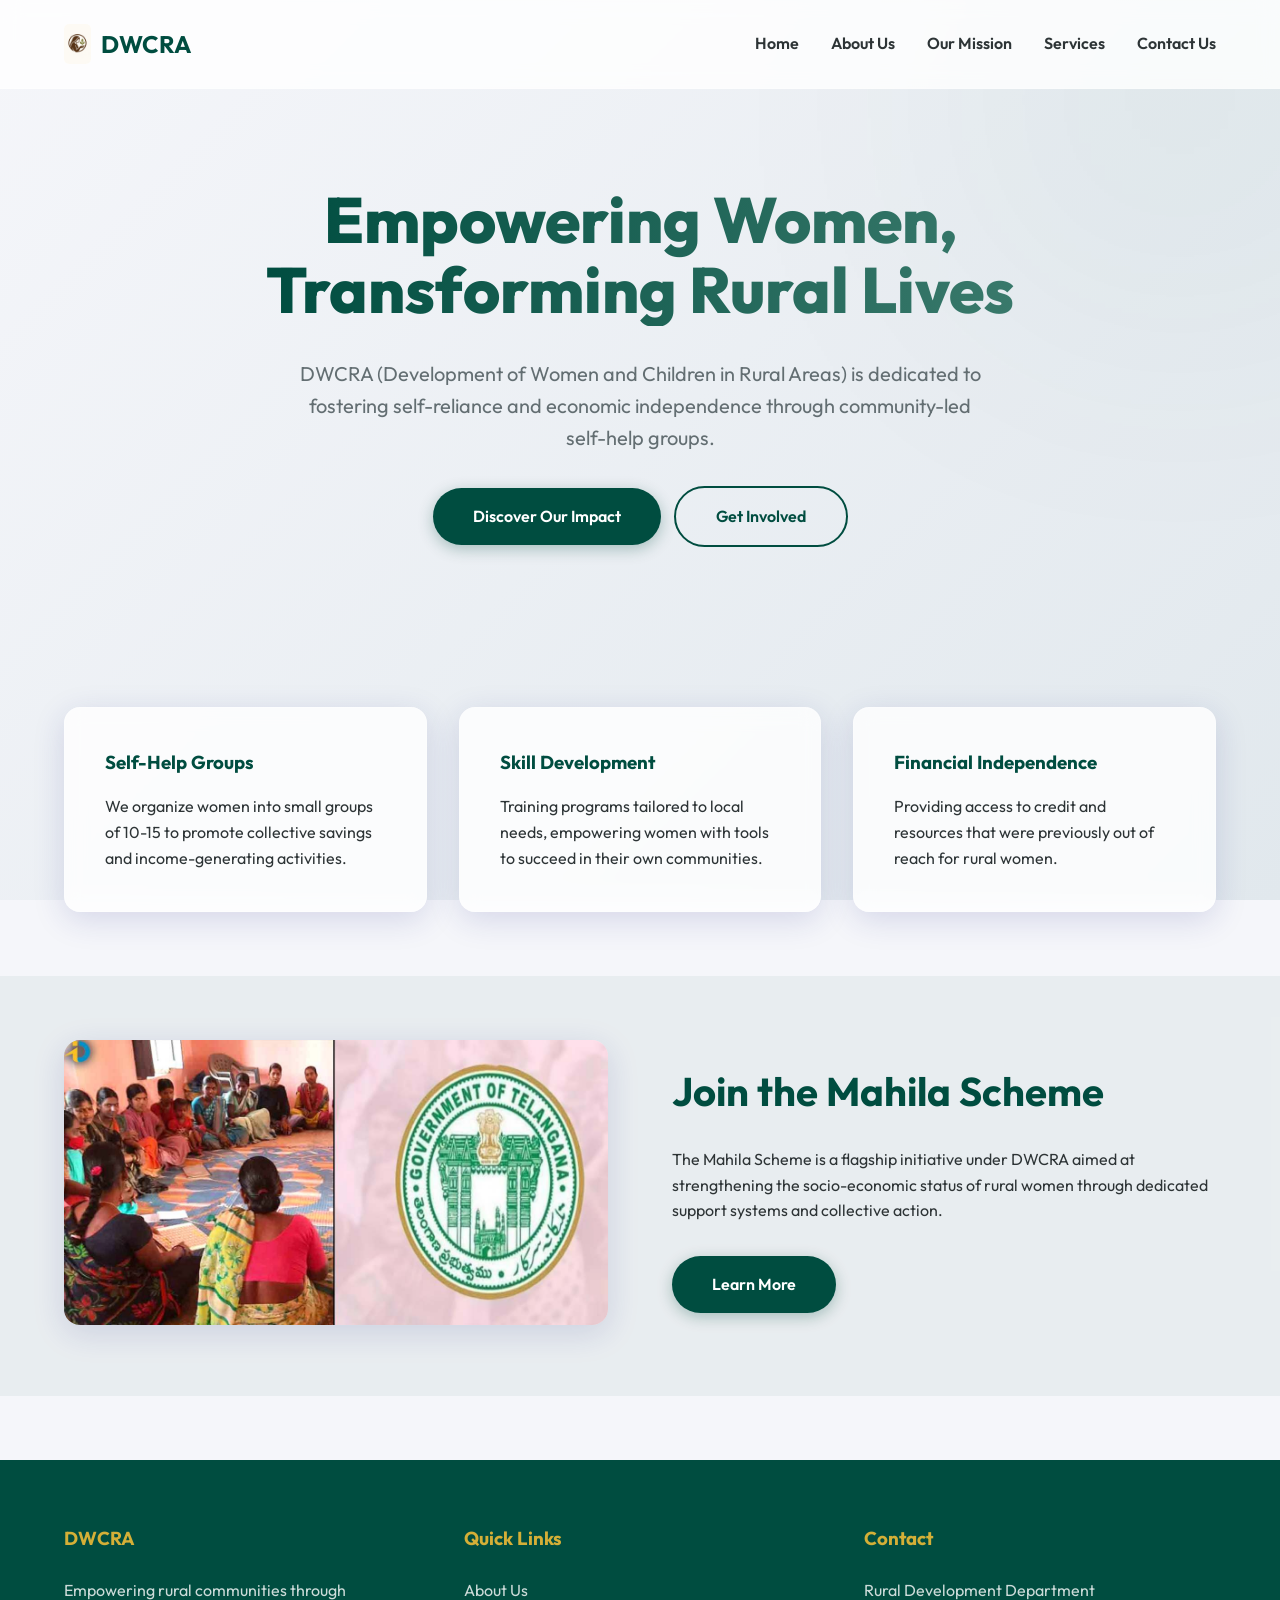
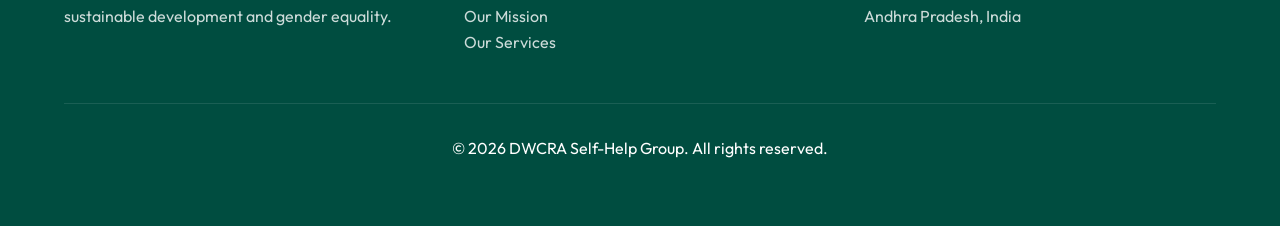
<file: index.html>
<!DOCTYPE html>
<html lang="en">
<head>
    <meta charset="UTF-8">
    <meta name="viewport" content="width=device-width, initial-scale=1.0">
    <title>DWCRA | Empowerment through Community</title>
    <link rel="stylesheet" href="style.css">
</head>
<body>
    <div class="bg-gradient"></div>

    <nav>
        <div class="logo">
            <img src="dwcra1.jpg" alt="DWCRA Logo">
            <span>DWCRA</span>
        </div>
        <div class="nav-links">
            <a href="index.html">Home</a>
            <a href="about.html">About Us</a>
            <a href="mission.html">Our Mission</a>
            <a href="service.html">Services</a>
            <a href="contactUs.html">Contact Us</a>
        </div>
    </nav>

    <header class="hero animate">
        <h1>Empowering Women,<br>Transforming Rural Lives</h1>
        <p>DWCRA (Development of Women and Children in Rural Areas) is dedicated to fostering self-reliance and economic independence through community-led self-help groups.</p>
        <div class="cta-group">
            <a href="about.html" class="btn btn-primary">Discover Our Impact</a>
            <a href="contactUs.html" class="btn" style="color: var(--primary); border: 2px solid var(--primary); margin-left: 10px;">Get Involved</a>
        </div>
    </header>

    <section class="section">
        <div class="container grid">
            <div class="card animate" style="animation-delay: 0.2s;">
                <h3 style="color: var(--primary); margin-bottom: 1rem;">Self-Help Groups</h3>
                <p>We organize women into small groups of 10-15 to promote collective savings and income-generating activities.</p>
            </div>
            <div class="card animate" style="animation-delay: 0.4s;">
                <h3 style="color: var(--primary); margin-bottom: 1rem;">Skill Development</h3>
                <p>Training programs tailored to local needs, empowering women with tools to succeed in their own communities.</p>
            </div>
            <div class="card animate" style="animation-delay: 0.6s;">
                <h3 style="color: var(--primary); margin-bottom: 1rem;">Financial Independence</h3>
                <p>Providing access to credit and resources that were previously out of reach for rural women.</p>
            </div>
        </div>
    </section>

    <section class="section" style="background: rgba(0, 77, 64, 0.05);">
        <div class="container" style="display: flex; align-items: center; gap: 4rem; flex-wrap: wrap;">
            <div style="flex: 1; min-width: 300px;">
                <img src="dwcra2.jpg" alt="DWCRA Group Activity" style="width: 100%; border-radius: var(--radius); box-shadow: var(--shadow);">
            </div>
            <div style="flex: 1; min-width: 300px;">
                <h2 style="font-size: 2.5rem; color: var(--primary); margin-bottom: 1.5rem;">Join the Mahila Scheme</h2>
                <p style="margin-bottom: 2rem;">The Mahila Scheme is a flagship initiative under DWCRA aimed at strengthening the socio-economic status of rural women through dedicated support systems and collective action.</p>
                <a href="mission.html" class="btn btn-primary">Learn More</a>
            </div>
        </div>
    </section>

    <footer>
        <div class="footer-content">
            <div class="footer-section">
                <h3>DWCRA</h3>
                <p>Empowering rural communities through sustainable development and gender equality.</p>
            </div>
            <div class="footer-section">
                <h3>Quick Links</h3>
                <ul style="list-style: none;">
                    <li><a href="about.html">About Us</a></li>
                    <li><a href="mission.html">Our Mission</a></li>
                    <li><a href="service.html">Our Services</a></li>
                </ul>
            </div>
            <div class="footer-section">
                <h3>Contact</h3>
                <p>Rural Development Department</p>
                <p>Andhra Pradesh, India</p>
            </div>
        </div>
        <div class="footer-bottom">
            <p>&copy; 2026 DWCRA Self-Help Group. All rights reserved.</p>
        </div>
    </footer>
</body>
</html>
</file>
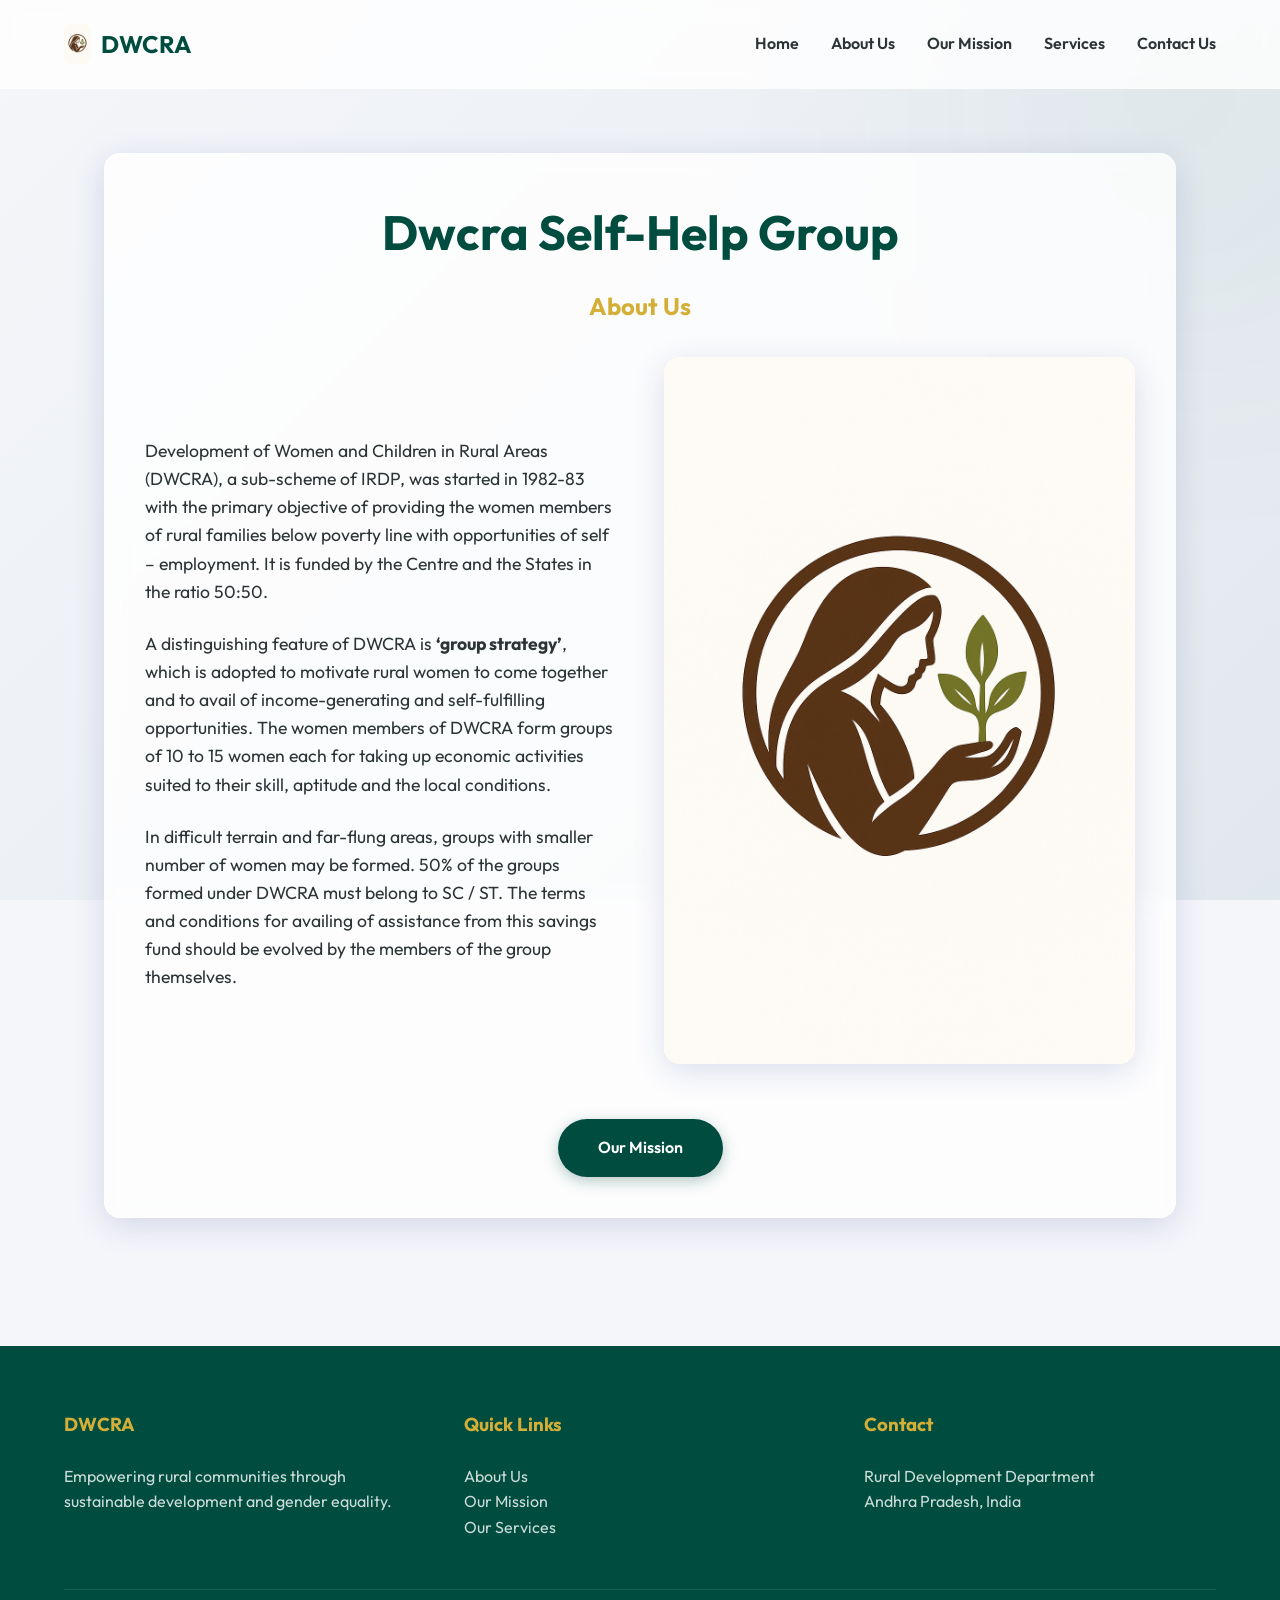
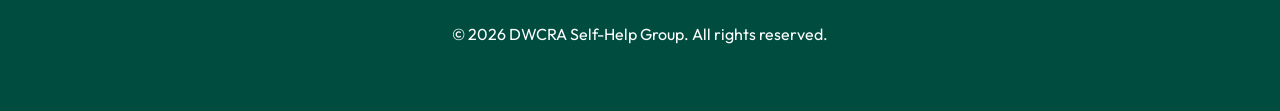
<file: about.html>
<!DOCTYPE html>
<html lang="en">
<head>
    <meta charset="UTF-8">
    <meta name="viewport" content="width=device-width, initial-scale=1.0">
    <title>About Us | DWCRA Self-Help Group</title>
    <link rel="stylesheet" href="style.css">
</head>
<body>
    <div class="bg-gradient"></div>

    <nav>
        <div class="logo">
            <img src="dwcra1.jpg" alt="DWCRA Logo">
            <span>DWCRA</span>
        </div>
        <div class="nav-links">
            <a href="index.html">Home</a>
            <a href="about.html">About Us</a>
            <a href="mission.html">Our Mission</a>
            <a href="service.html">Services</a>
            <a href="contactUs.html">Contact Us</a>
        </div>
    </nav>

    <main class="container section">
        <div class="card animate">
            <h1 style="font-size: 3rem; color: var(--primary); margin-bottom: 1rem; text-align: center;">Dwcra Self-Help Group</h1>
            <h2 style="font-size: 1.5rem; color: var(--secondary); margin-bottom: 2rem; text-align: center;">About Us</h2>
            
            <div style="display: flex; gap: 3rem; align-items: center; flex-wrap: wrap;">
                <div style="flex: 1; min-width: 300px;">
                    <p style="font-size: 1.1rem; margin-bottom: 1.5rem;">
                        Development of Women and Children in Rural Areas (DWCRA), a sub-scheme of IRDP, was started in 1982-83 with the primary objective of providing the women members of rural families below poverty line with opportunities of self – employment. It is funded by the Centre and the States in the ratio 50:50.
                    </p>
                    <p style="font-size: 1.1rem; margin-bottom: 1.5rem;">
                        A distinguishing feature of DWCRA is <strong>‘group strategy’</strong>, which is adopted to motivate rural women to come together and to avail of income-generating and self-fulfilling opportunities. The women members of DWCRA form groups of 10 to 15 women each for taking up economic activities suited to their skill, aptitude and the local conditions.
                    </p>
                    <p style="font-size: 1.1rem;">
                        In difficult terrain and far-flung areas, groups with smaller number of women may be formed. 50% of the groups formed under DWCRA must belong to SC / ST. The terms and conditions for availing of assistance from this savings fund should be evolved by the members of the group themselves.
                    </p>
                </div>
                <div style="flex: 1; min-width: 300px;">
                    <img src="dwcra1.jpg" alt="DWCRA Members" style="width: 100%; border-radius: var(--radius); box-shadow: var(--shadow);">
                </div>
            </div>

            <div style="text-align: center; margin-top: 3rem;">
                <a href="mission.html" class="btn btn-primary">Our Mission</a>
            </div>
        </div>
    </main>

    <footer>
        <div class="footer-content">
            <div class="footer-section">
                <h3>DWCRA</h3>
                <p>Empowering rural communities through sustainable development and gender equality.</p>
            </div>
            <div class="footer-section">
                <h3>Quick Links</h3>
                <ul style="list-style: none;">
                    <li><a href="about.html">About Us</a></li>
                    <li><a href="mission.html">Our Mission</a></li>
                    <li><a href="service.html">Our Services</a></li>
                </ul>
            </div>
            <div class="footer-section">
                <h3>Contact</h3>
                <p>Rural Development Department</p>
                <p>Andhra Pradesh, India</p>
            </div>
        </div>
        <div class="footer-bottom">
            <p>&copy; 2026 DWCRA Self-Help Group. All rights reserved.</p>
        </div>
    </footer>
</body>
</html>
</file>
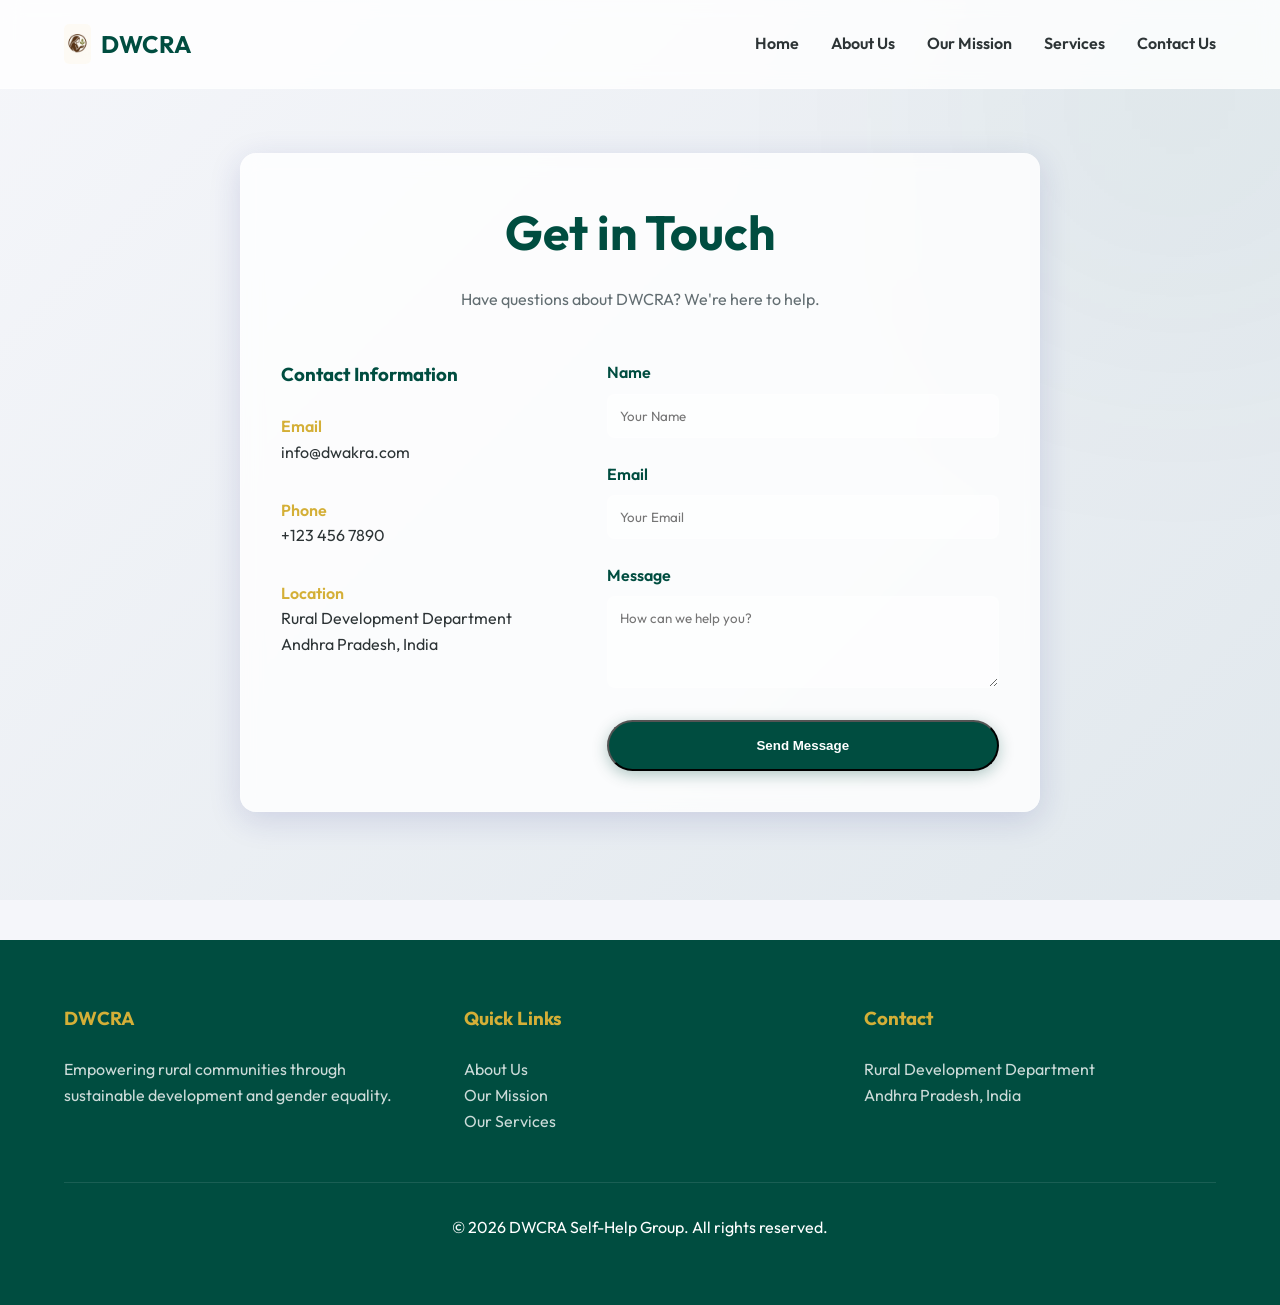
<file: contactUs.html>
<!DOCTYPE html>
<html lang="en">
<head>
    <meta charset="UTF-8">
    <meta name="viewport" content="width=device-width, initial-scale=1.0">
    <title>Contact Us | DWCRA Self-Help Group</title>
    <link rel="stylesheet" href="style.css">
    <style>
        .form-group {
            margin-bottom: 1.5rem;
            text-align: left;
        }
        .form-group label {
            display: block;
            margin-bottom: 0.5rem;
            font-weight: 600;
            color: var(--primary);
        }
        .form-group input, .form-group textarea {
            width: 100%;
            padding: 0.8rem;
            border: 1px solid var(--glass-border);
            border-radius: 8px;
            background: rgba(255, 255, 255, 0.5);
            font-family: inherit;
        }
        .form-group input:focus, .form-group textarea:focus {
            outline: none;
            border-color: var(--primary);
            box-shadow: 0 0 0 2px rgba(0, 77, 64, 0.1);
        }
    </style>
</head>
<body>
    <div class="bg-gradient"></div>

    <nav>
        <div class="logo">
            <img src="dwcra1.jpg" alt="DWCRA Logo">
            <span>DWCRA</span>
        </div>
        <div class="nav-links">
            <a href="index.html">Home</a>
            <a href="about.html">About Us</a>
            <a href="mission.html">Our Mission</a>
            <a href="service.html">Services</a>
            <a href="contactUs.html">Contact Us</a>
        </div>
    </nav>

    <main class="container section">
        <div class="card animate" style="max-width: 800px; margin: 0 auto;">
            <h1 style="font-size: 3rem; color: var(--primary); margin-bottom: 1rem; text-align: center;">Get in Touch</h1>
            <p style="text-align: center; color: var(--text-light); margin-bottom: 3rem;">Have questions about DWCRA? We're here to help.</p>
            
            <div style="display: flex; gap: 4rem; flex-wrap: wrap;">
                <div style="flex: 1; min-width: 250px;">
                    <h3 style="color: var(--primary); margin-bottom: 1.5rem;">Contact Information</h3>
                    <div style="margin-bottom: 2rem;">
                        <p style="font-weight: 600; color: var(--secondary);">Email</p>
                        <p>info@dwakra.com</p>
                    </div>
                    <div style="margin-bottom: 2rem;">
                        <p style="font-weight: 600; color: var(--secondary);">Phone</p>
                        <p>+123 456 7890</p>
                    </div>
                    <div>
                        <p style="font-weight: 600; color: var(--secondary);">Location</p>
                        <p>Rural Development Department<br>Andhra Pradesh, India</p>
                    </div>
                </div>
                
                <div style="flex: 1.5; min-width: 300px;">
                    <form onsubmit="event.preventDefault(); alert('Message sent! (Demo only)');">
                        <div class="form-group">
                            <label for="name">Name</label>
                            <input type="text" id="name" placeholder="Your Name" required>
                        </div>
                        <div class="form-group">
                            <label for="email">Email</label>
                            <input type="email" id="email" placeholder="Your Email" required>
                        </div>
                        <div class="form-group">
                            <label for="message">Message</label>
                            <textarea id="message" rows="4" placeholder="How can we help you?" required></textarea>
                        </div>
                        <button type="submit" class="btn btn-primary" style="width: 100%;">Send Message</button>
                    </form>
                </div>
            </div>
        </div>
    </main>

    <footer>
        <div class="footer-content">
            <div class="footer-section">
                <h3>DWCRA</h3>
                <p>Empowering rural communities through sustainable development and gender equality.</p>
            </div>
            <div class="footer-section">
                <h3>Quick Links</h3>
                <ul style="list-style: none;">
                    <li><a href="about.html">About Us</a></li>
                    <li><a href="mission.html">Our Mission</a></li>
                    <li><a href="service.html">Our Services</a></li>
                </ul>
            </div>
            <div class="footer-section">
                <h3>Contact</h3>
                <p>Rural Development Department</p>
                <p>Andhra Pradesh, India</p>
            </div>
        </div>
        <div class="footer-bottom">
            <p>&copy; 2026 DWCRA Self-Help Group. All rights reserved.</p>
        </div>
    </footer>
</body>
</html>
</file>
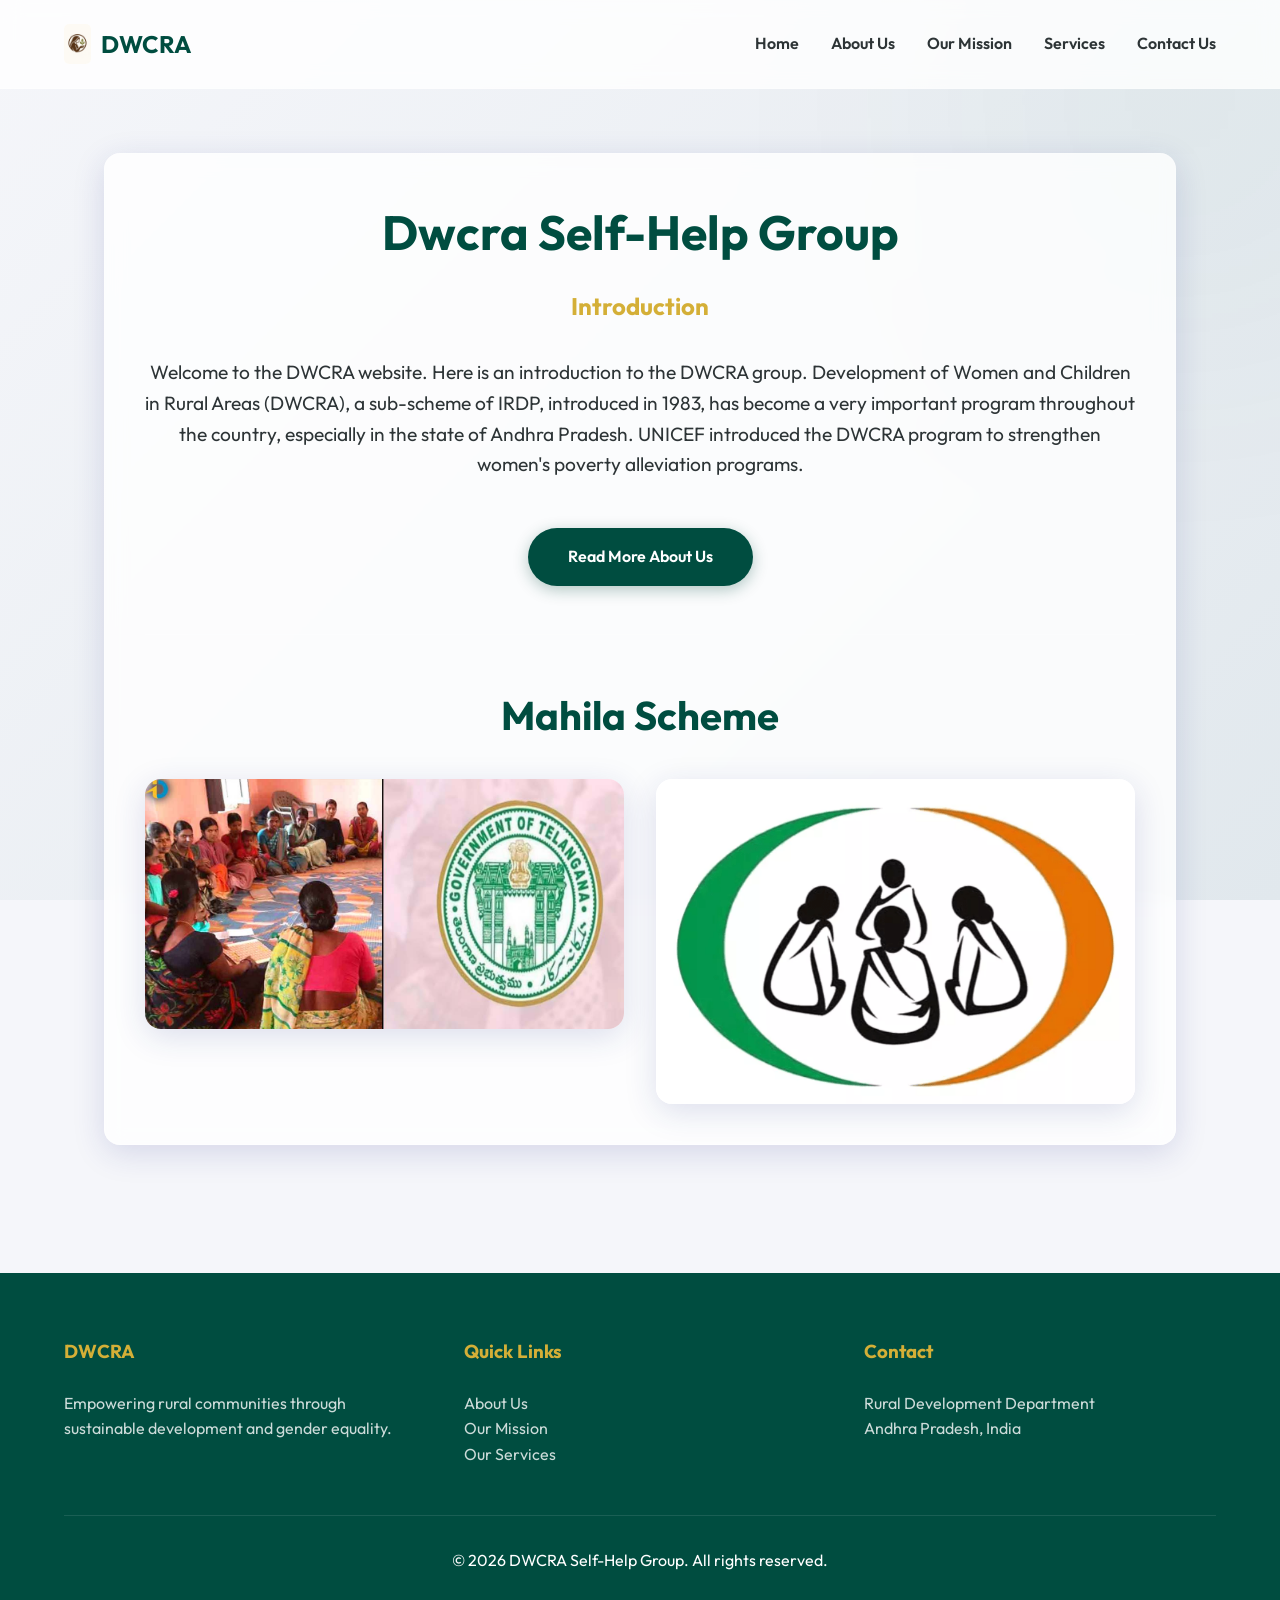
<file: home.html>
<!DOCTYPE html>
<html lang="en">
<head>
    <meta charset="UTF-8">
    <meta name="viewport" content="width=device-width, initial-scale=1.0">
    <title>Home | DWCRA Self-Help Group</title>
    <link rel="stylesheet" href="style.css">
</head>
<body>
    <div class="bg-gradient"></div>

    <nav>
        <div class="logo">
            <img src="dwcra1.jpg" alt="DWCRA Logo">
            <span>DWCRA</span>
        </div>
        <div class="nav-links">
            <a href="index.html">Home</a>
            <a href="about.html">About Us</a>
            <a href="mission.html">Our Mission</a>
            <a href="service.html">Services</a>
            <a href="contactUs.html">Contact Us</a>
        </div>
    </nav>

    <main class="container section">
        <div class="card animate">
            <h1 style="font-size: 3rem; color: var(--primary); margin-bottom: 1rem; text-align: center;">Dwcra Self-Help Group</h1>
            <h2 style="font-size: 1.5rem; color: var(--secondary); margin-bottom: 2rem; text-align: center;">Introduction</h2>
            
            <p style="font-size: 1.2rem; text-align: center; margin-bottom: 3rem;">
                Welcome to the DWCRA website. Here is an introduction to the DWCRA group. 
                Development of Women and Children in Rural Areas (DWCRA), a sub-scheme of IRDP, 
                introduced in 1983, has become a very important program throughout the country, 
                especially in the state of Andhra Pradesh. UNICEF introduced the DWCRA program 
                to strengthen women's poverty alleviation programs.
            </p>

            <div style="text-align: center; margin-bottom: 3rem;">
                <a href="about.html" class="btn btn-primary">Read More About Us</a>
            </div>

            <hr style="border: 0; border-top: 1px solid var(--glass-border); margin: 3rem 0;">

            <h2 style="font-size: 2.5rem; color: var(--primary); text-align: center; margin-bottom: 2rem;">Mahila Scheme</h2>
            
            <div class="grid" style="grid-template-columns: repeat(auto-fit, minmax(250px, 1fr));">
                <img src="dwcra2.jpg" alt="Scheme Activity 1" style="width: 100%; border-radius: var(--radius); box-shadow: var(--shadow);">
                <img src="dwcra.jpg" alt="Scheme Activity 2" style="width: 100%; border-radius: var(--radius); box-shadow: var(--shadow);">
            </div>
        </div>
    </main>

    <footer>
        <div class="footer-content">
            <div class="footer-section">
                <h3>DWCRA</h3>
                <p>Empowering rural communities through sustainable development and gender equality.</p>
            </div>
            <div class="footer-section">
                <h3>Quick Links</h3>
                <ul style="list-style: none;">
                    <li><a href="about.html">About Us</a></li>
                    <li><a href="mission.html">Our Mission</a></li>
                    <li><a href="service.html">Our Services</a></li>
                </ul>
            </div>
            <div class="footer-section">
                <h3>Contact</h3>
                <p>Rural Development Department</p>
                <p>Andhra Pradesh, India</p>
            </div>
        </div>
        <div class="footer-bottom">
            <p>&copy; 2026 DWCRA Self-Help Group. All rights reserved.</p>
        </div>
    </footer>
</body>
</html>
</file>
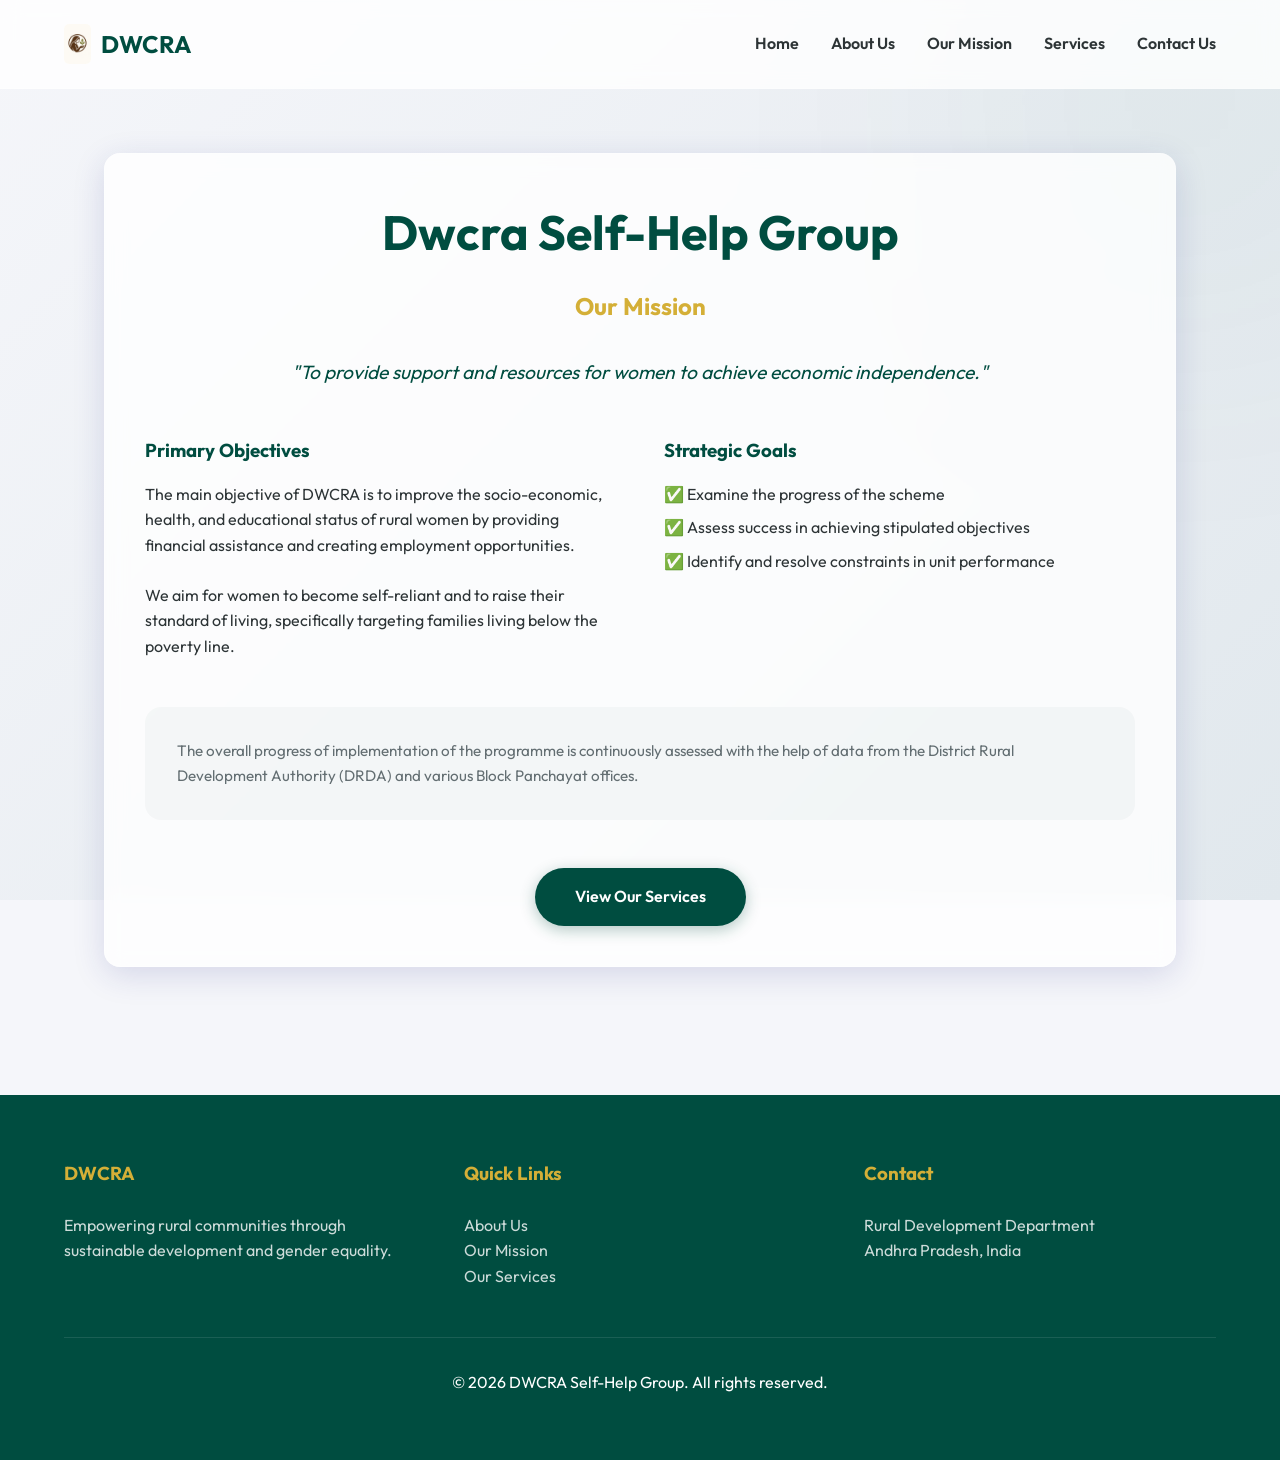
<file: mission.html>
<!DOCTYPE html>
<html lang="en">
<head>
    <meta charset="UTF-8">
    <meta name="viewport" content="width=device-width, initial-scale=1.0">
    <title>Our Mission | DWCRA Self-Help Group</title>
    <link rel="stylesheet" href="style.css">
</head>
<body>
    <div class="bg-gradient"></div>

    <nav>
        <div class="logo">
            <img src="dwcra1.jpg" alt="DWCRA Logo">
            <span>DWCRA</span>
        </div>
        <div class="nav-links">
            <a href="index.html">Home</a>
            <a href="about.html">About Us</a>
            <a href="mission.html">Our Mission</a>
            <a href="service.html">Services</a>
            <a href="contactUs.html">Contact Us</a>
        </div>
    </nav>

    <main class="container section">
        <div class="card animate">
            <h1 style="font-size: 3rem; color: var(--primary); margin-bottom: 1rem; text-align: center;">Dwcra Self-Help Group</h1>
            <h2 style="font-size: 1.5rem; color: var(--secondary); margin-bottom: 2rem; text-align: center;">Our Mission</h2>
            
            <p style="font-size: 1.2rem; text-align: center; margin-bottom: 3rem; font-style: italic; color: var(--primary);">
                "To provide support and resources for women to achieve economic independence."
            </p>

            <div class="grid" style="grid-template-columns: repeat(auto-fit, minmax(300px, 1fr)); gap: 3rem;">
                <div>
                    <h3 style="color: var(--primary); margin-bottom: 1rem;">Primary Objectives</h3>
                    <p style="margin-bottom: 1.5rem;">
                        The main objective of DWCRA is to improve the socio-economic, health, and educational status of rural women by providing financial assistance and creating employment opportunities.
                    </p>
                    <p>
                        We aim for women to become self-reliant and to raise their standard of living, specifically targeting families living below the poverty line.
                    </p>
                </div>
                <div>
                    <h3 style="color: var(--primary); margin-bottom: 1rem;">Strategic Goals</h3>
                    <ul style="list-style-type: none;">
                        <li style="margin-bottom: 0.5rem;">✅ Examine the progress of the scheme</li>
                        <li style="margin-bottom: 0.5rem;">✅ Assess success in achieving stipulated objectives</li>
                        <li style="margin-bottom: 0.5rem;">✅ Identify and resolve constraints in unit performance</li>
                    </ul>
                </div>
            </div>

            <div style="margin-top: 3rem; padding: 2rem; background: rgba(0, 77, 64, 0.03); border-radius: var(--radius);">
                <p style="font-size: 0.95rem; color: var(--text-light);">
                    The overall progress of implementation of the programme is continuously assessed with the help of data from the District Rural Development Authority (DRDA) and various Block Panchayat offices.
                </p>
            </div>

            <div style="text-align: center; margin-top: 3rem;">
                <a href="service.html" class="btn btn-primary">View Our Services</a>
            </div>
        </div>
    </main>

    <footer>
        <div class="footer-content">
            <div class="footer-section">
                <h3>DWCRA</h3>
                <p>Empowering rural communities through sustainable development and gender equality.</p>
            </div>
            <div class="footer-section">
                <h3>Quick Links</h3>
                <ul style="list-style: none;">
                    <li><a href="about.html">About Us</a></li>
                    <li><a href="mission.html">Our Mission</a></li>
                    <li><a href="service.html">Our Services</a></li>
                </ul>
            </div>
            <div class="footer-section">
                <h3>Contact</h3>
                <p>Rural Development Department</p>
                <p>Andhra Pradesh, India</p>
            </div>
        </div>
        <div class="footer-bottom">
            <p>&copy; 2026 DWCRA Self-Help Group. All rights reserved.</p>
        </div>
    </footer>
</body>
</html>
</file>
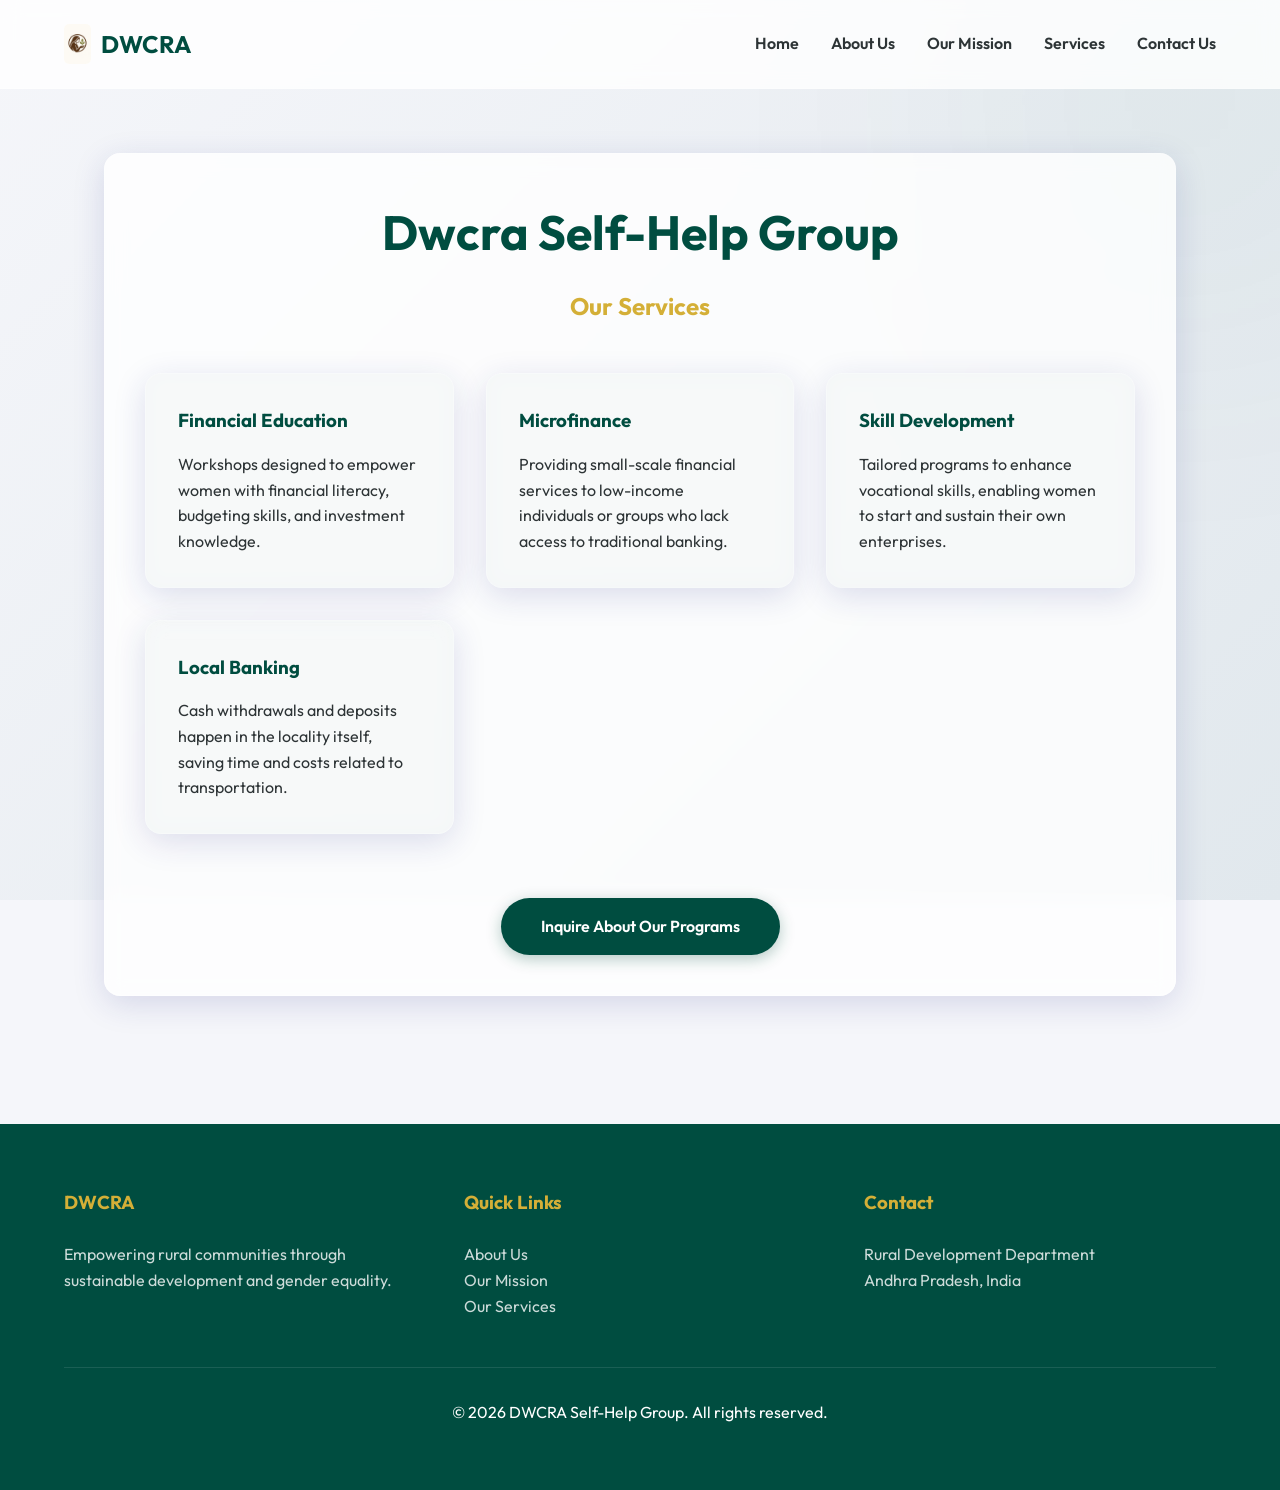
<file: service.html>
<!DOCTYPE html>
<html lang="en">
<head>
    <meta charset="UTF-8">
    <meta name="viewport" content="width=device-width, initial-scale=1.0">
    <title>Services | DWCRA Self-Help Group</title>
    <link rel="stylesheet" href="style.css">
</head>
<body>
    <div class="bg-gradient"></div>

    <nav>
        <div class="logo">
            <img src="dwcra1.jpg" alt="DWCRA Logo">
            <span>DWCRA</span>
        </div>
        <div class="nav-links">
            <a href="index.html">Home</a>
            <a href="about.html">About Us</a>
            <a href="mission.html">Our Mission</a>
            <a href="service.html">Services</a>
            <a href="contactUs.html">Contact Us</a>
        </div>
    </nav>

    <main class="container section">
        <div class="card animate">
            <h1 style="font-size: 3rem; color: var(--primary); margin-bottom: 1rem; text-align: center;">Dwcra Self-Help Group</h1>
            <h2 style="font-size: 1.5rem; color: var(--secondary); margin-bottom: 3rem; text-align: center;">Our Services</h2>
            
            <div class="grid">
                <div class="card" style="background: rgba(0, 77, 64, 0.03); padding: 2rem;">
                    <h3 style="color: var(--primary); margin-bottom: 1rem;">Financial Education</h3>
                    <p>Workshops designed to empower women with financial literacy, budgeting skills, and investment knowledge.</p>
                </div>
                <div class="card" style="background: rgba(0, 77, 64, 0.03); padding: 2rem;">
                    <h3 style="color: var(--primary); margin-bottom: 1rem;">Microfinance</h3>
                    <p>Providing small-scale financial services to low-income individuals or groups who lack access to traditional banking.</p>
                </div>
                <div class="card" style="background: rgba(0, 77, 64, 0.03); padding: 2rem;">
                    <h3 style="color: var(--primary); margin-bottom: 1rem;">Skill Development</h3>
                    <p>Tailored programs to enhance vocational skills, enabling women to start and sustain their own enterprises.</p>
                </div>
                <div class="card" style="background: rgba(0, 77, 64, 0.03); padding: 2rem;">
                    <h3 style="color: var(--primary); margin-bottom: 1rem;">Local Banking</h3>
                    <p>Cash withdrawals and deposits happen in the locality itself, saving time and costs related to transportation.</p>
                </div>
            </div>

            <div style="text-align: center; margin-top: 4rem;">
                <a href="contactUs.html" class="btn btn-primary">Inquire About Our Programs</a>
            </div>
        </div>
    </main>

    <footer>
        <div class="footer-content">
            <div class="footer-section">
                <h3>DWCRA</h3>
                <p>Empowering rural communities through sustainable development and gender equality.</p>
            </div>
            <div class="footer-section">
                <h3>Quick Links</h3>
                <ul style="list-style: none;">
                    <li><a href="about.html">About Us</a></li>
                    <li><a href="mission.html">Our Mission</a></li>
                    <li><a href="service.html">Our Services</a></li>
                </ul>
            </div>
            <div class="footer-section">
                <h3>Contact</h3>
                <p>Rural Development Department</p>
                <p>Andhra Pradesh, India</p>
            </div>
        </div>
        <div class="footer-bottom">
            <p>&copy; 2026 DWCRA Self-Help Group. All rights reserved.</p>
        </div>
    </footer>
</body>
</html>
</file>
<file: style.css>
@import url('https://fonts.googleapis.com/css2?family=Outfit:wght@300;400;600;700&display=swap');

:root {
    --primary: #004d40;
    --primary-light: #39796b;
    --secondary: #d4af37;
    --accent: #ff6f00;
    --text: #2d3436;
    --text-light: #636e72;
    --bg: #f5f6fa;
    --glass: rgba(255, 255, 255, 0.8);
    --glass-border: rgba(255, 255, 255, 0.2);
    --shadow: 0 8px 32px 0 rgba(31, 38, 135, 0.15);
    --radius: 16px;
    --transition: all 0.3s ease;
}

* {
    margin: 0;
    padding: 0;
    box-sizing: border-box;
}

body {
    font-family: 'Outfit', sans-serif;
    background: var(--bg);
    color: var(--text);
    line-height: 1.6;
    overflow-x: hidden;
}

/* Background Gradient */
.bg-gradient {
    position: fixed;
    top: 0;
    left: 0;
    width: 100%;
    height: 100%;
    z-index: -1;
    background: linear-gradient(135deg, #f5f6fa 0%, #e1e8ed 100%);
}

.bg-gradient::before {
    content: '';
    position: absolute;
    width: 300px;
    height: 300px;
    background: var(--primary);
    filter: blur(150px);
    opacity: 0.1;
    top: -50px;
    right: -50px;
}

/* Navigation */
nav {
    display: flex;
    justify-content: space-between;
    align-items: center;
    padding: 1.5rem 5%;
    background: var(--glass);
    backdrop-filter: blur(10px);
    border-bottom: 1px solid var(--glass-border);
    position: sticky;
    top: 0;
    z-index: 1000;
}

.logo {
    display: flex;
    align-items: center;
    gap: 10px;
    font-size: 1.5rem;
    font-weight: 700;
    color: var(--primary);
}

.logo img {
    height: 40px;
    border-radius: 5px;
}

.nav-links {
    display: flex;
    gap: 2rem;
}

.nav-links a {
    text-decoration: none;
    color: var(--text);
    font-weight: 600;
    transition: var(--transition);
    position: relative;
}

.nav-links a::after {
    content: '';
    position: absolute;
    bottom: -5px;
    left: 0;
    width: 0;
    height: 2px;
    background: var(--secondary);
    transition: var(--transition);
}

.nav-links a:hover {
    color: var(--primary);
}

.nav-links a:hover::after {
    width: 100%;
}

/* Hero Section */
.hero {
    padding: 6rem 5%;
    text-align: center;
    display: flex;
    flex-direction: column;
    align-items: center;
    gap: 2rem;
}

.hero h1 {
    font-size: 4rem;
    font-weight: 800;
    background: linear-gradient(to right, var(--primary), var(--primary-light));
    -webkit-background-clip: text;
    -webkit-text-fill-color: transparent;
    line-height: 1.1;
}

.hero p {
    font-size: 1.25rem;
    color: var(--text-light);
    max-width: 700px;
}

.btn {
    padding: 1rem 2.5rem;
    border-radius: 50px;
    font-weight: 600;
    text-decoration: none;
    transition: var(--transition);
    cursor: pointer;
    display: inline-block;
}

.btn-primary {
    background: var(--primary);
    color: white;
    box-shadow: 0 4px 15px rgba(0, 77, 64, 0.3);
}

.btn-primary:hover {
    transform: translateY(-3px);
    box-shadow: 0 6px 20px rgba(0, 77, 64, 0.4);
}

/* Content Sections */
.section {
    padding: 4rem 5%;
}

.container {
    max-width: 1200px;
    margin: 0 auto;
}

.card {
    background: var(--glass);
    backdrop-filter: blur(10px);
    border: 1px solid var(--glass-border);
    border-radius: var(--radius);
    padding: 2.5rem;
    box-shadow: var(--shadow);
    transition: var(--transition);
}

.card:hover {
    transform: translateY(-5px);
}

.grid {
    display: grid;
    grid-template-columns: repeat(auto-fit, minmax(300px, 1fr));
    gap: 2rem;
}

/* Footer */
footer {
    background: var(--primary);
    color: white;
    padding: 4rem 5%;
    margin-top: 4rem;
}

.footer-content {
    display: grid;
    grid-template-columns: repeat(auto-fit, minmax(200px, 1fr));
    gap: 3rem;
    max-width: 1200px;
    margin: 0 auto;
}

.footer-section h3 {
    margin-bottom: 1.5rem;
    color: var(--secondary);
}

.footer-section p, .footer-section a {
    color: rgba(255, 255, 255, 0.8);
    text-decoration: none;
}

.footer-bottom {
    text-align: center;
    margin-top: 3rem;
    padding-top: 2rem;
    border-top: 1px solid rgba(255, 255, 255, 0.1);
}

/* Animations */
@keyframes fadeIn {
    from { opacity: 0; transform: translateY(20px); }
    to { opacity: 1; transform: translateY(0); }
}

.animate {
    animation: fadeIn 0.8s ease forwards;
}

/* Responsive */
@media (max-width: 768px) {
    .hero h1 { font-size: 2.5rem; }
    .nav-links { display: none; } /* Simplified for now */
}
</file>
